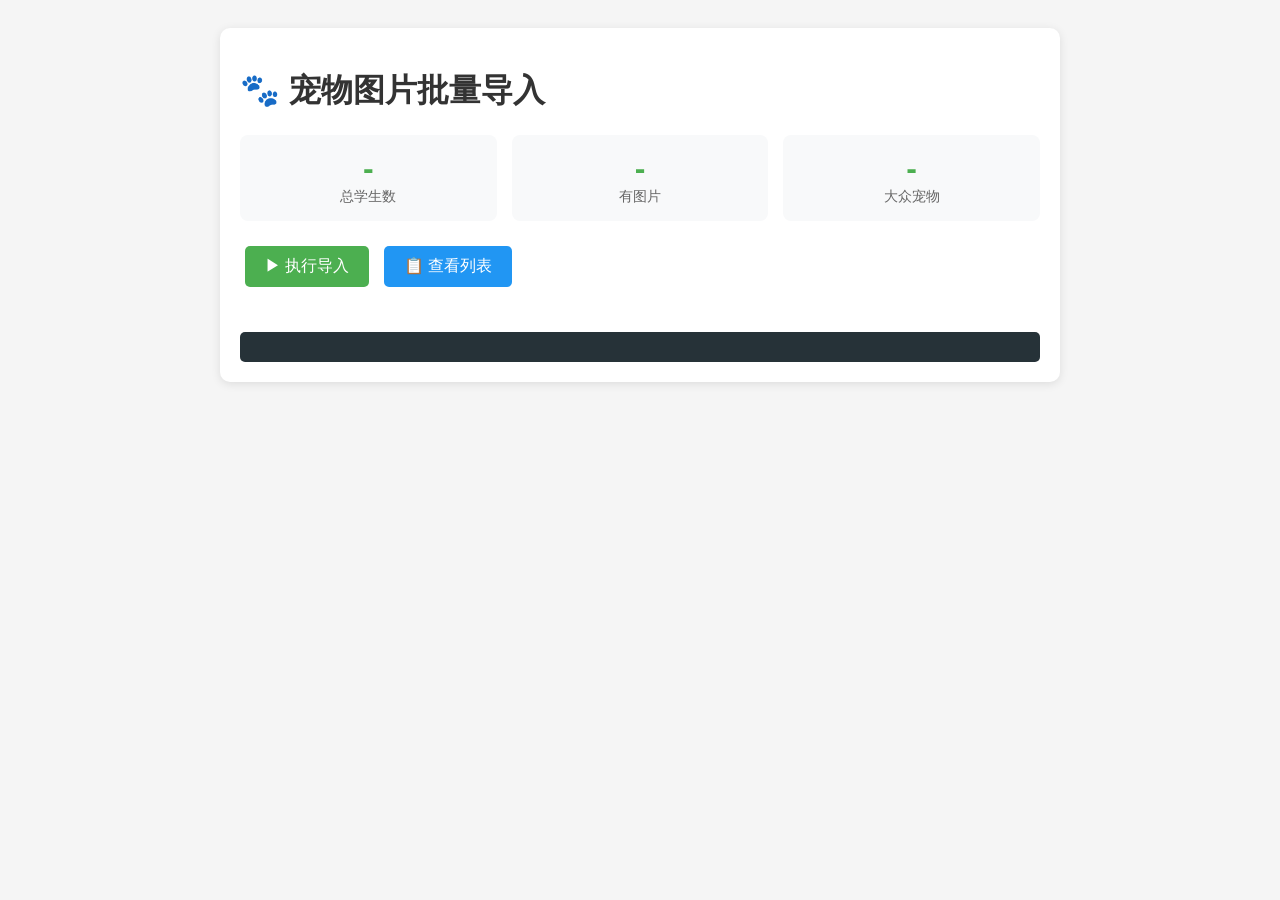
<file: pet_import.html>
<!DOCTYPE html>
<html lang="zh-CN">
<head>
  <meta charset="UTF-8">
  <meta name="viewport" content="width=device-width, initial-scale=1.0">
  <title>宠物图片批量导入</title>
  <style>
    body { font-family: Arial, sans-serif; padding: 20px; background: #f5f5f5; }
    .container { max-width: 800px; margin: 0 auto; background: white; padding: 20px; border-radius: 10px; box-shadow: 0 2px 10px rgba(0,0,0,0.1); }
    h1 { color: #333; }
    .stats { display: grid; grid-template-columns: repeat(3, 1fr); gap: 15px; margin: 20px 0; }
    .stat { background: #f8f9fa; padding: 15px; border-radius: 8px; text-align: center; }
    .stat-value { font-size: 2em; font-weight: bold; color: #4CAF50; }
    .stat-label { color: #666; font-size: 0.9em; }
    .btn { padding: 10px 20px; border: none; border-radius: 5px; cursor: pointer; font-size: 16px; margin: 5px; }
    .btn-primary { background: #4CAF50; color: white; }
    .btn-primary:hover { background: #45a049; }
    .btn-secondary { background: #2196F3; color: white; }
    .btn-secondary:hover { background: #1976D2; }
    .student-list { max-height: 400px; overflow-y: auto; margin-top: 20px; }
    .student-item { padding: 10px; border-bottom: 1px solid #eee; display: flex; justify-content: space-between; align-items: center; }
    .student-item:hover { background: #f8f9fa; }
    .student-name { font-weight: bold; }
    .student-pet { color: #666; }
    .badge { padding: 3px 8px; border-radius: 12px; font-size: 12px; }
    .badge-generic { background: #FFC107; color: #333; }
    .badge-multi { background: #9C27B0; color: white; }
    .badge-noimage { background: #F44336; color: white; }
    .log { background: #263238; color: #aed581; padding: 15px; border-radius: 5px; margin-top: 20px; font-family: monospace; max-height: 200px; overflow-y: auto; }
  </style>
</head>
<body>
  <div class="container">
    <h1>🐾 宠物图片批量导入</h1>

    <div class="stats">
      <div class="stat">
        <div class="stat-value" id="total">-</div>
        <div class="stat-label">总学生数</div>
      </div>
      <div class="stat">
        <div class="stat-value" id="withImages">-</div>
        <div class="stat-label">有图片</div>
      </div>
      <div class="stat">
        <div class="stat-value" id="generic">-</div>
        <div class="stat-label">大众宠物</div>
      </div>
    </div>

    <div>
      <button class="btn btn-primary" onclick="runImport()">▶ 执行导入</button>
      <button class="btn btn-secondary" onclick="showList()">📋 查看列表</button>
    </div>

    <div class="student-list" id="studentList"></div>

    <div class="log" id="log"></div>
  </div>

  <script src="js/data.js"></script>
  <script src="js/store.js"></script>
  <script src="js/pet_import.js"></script>
  <script>
    const $ = id => document.getElementById(id);

    function log(msg) {
      const logEl = $('log');
      logEl.innerHTML += new Date().toLocaleTimeString() + ' ' + msg + '<br>';
      logEl.scrollTop = logEl.scrollHeight;
    }

    async function init() {
      await Store.init();
      while (!Store.state._initialized) await new Promise(r => setTimeout(r, 50));

      const stats = PetImport.getStats();
      $('total').textContent = stats.total;
      $('withImages').textContent = stats.withImages;
      $('generic').textContent = stats.genericAssigned;

      log('数据已加载，共 ' + stats.total + ' 个学生待导入');
    }

    function runImport() {
      log('开始导入...');
      const result = PetImport.run({ overwrite: false, lockPairings: true });
      log('导入完成: 成功 ' + result.imported + ', 跳过 ' + result.skipped);
    }

    function showList() {
      const list = PetImport.listStudents();
      const html = list.map(s => "<div class='student-item'><div><span class='student-name'>" + s.name + "</span><span class='student-pet'> → " + s.pet + "</span></div><div>" + (s.generic ? "<span class='badge badge-generic'>大众</span>" : "") + (s.hasImage ? "" : "<span class='badge badge-noimage'>无图</span>") + "</div></div>").join("");
      $('studentList').innerHTML = html;
    }

    init();
  </script>
</body>
</html>
</file>
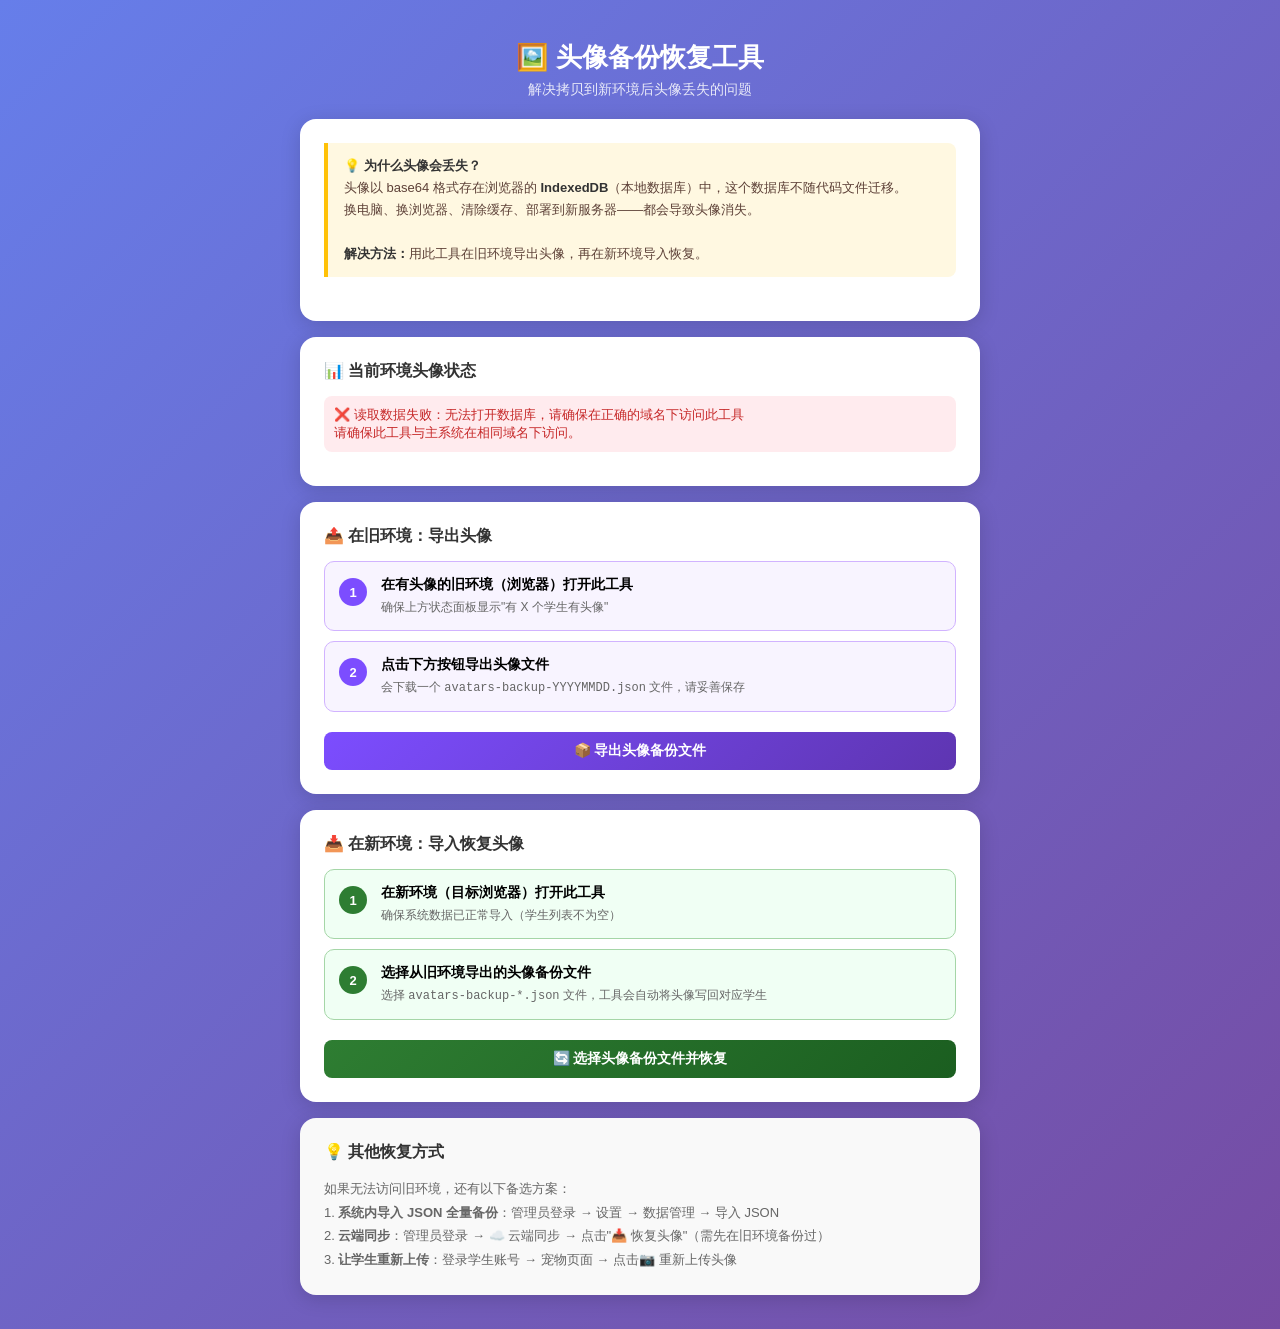
<file: tools/avatar-backup.html>
<!DOCTYPE html>
<html lang="zh-CN">
<head>
  <meta charset="UTF-8">
  <meta name="viewport" content="width=device-width, initial-scale=1.0">
  <title>🖼️ 头像备份恢复工具 - 课堂宠物系统</title>
  <style>
    * { box-sizing: border-box; margin: 0; padding: 0; }
    body {
      font-family: -apple-system, BlinkMacSystemFont, 'Segoe UI', Roboto, 'Helvetica Neue', sans-serif;
      background: linear-gradient(135deg, #667eea 0%, #764ba2 100%);
      min-height: 100vh;
      padding: 20px;
    }
    .container {
      max-width: 680px;
      margin: 0 auto;
    }
    .card {
      background: white;
      border-radius: 16px;
      padding: 24px;
      margin-bottom: 16px;
      box-shadow: 0 4px 20px rgba(0,0,0,0.15);
    }
    .header {
      text-align: center;
      color: white;
      padding: 20px 0;
    }
    .header h1 { font-size: 26px; margin-bottom: 6px; }
    .header p { opacity: 0.85; font-size: 14px; }

    h2 { font-size: 16px; font-weight: 700; margin-bottom: 14px; color: #333; }
    h3 { font-size: 14px; font-weight: 600; color: #555; margin-bottom: 8px; }

    .info-box {
      background: #FFF8E1;
      border-left: 4px solid #FFC107;
      padding: 12px 16px;
      border-radius: 0 8px 8px 0;
      font-size: 13px;
      color: #5D4037;
      line-height: 1.7;
      margin-bottom: 20px;
    }
    .info-box strong { color: #333; }

    .step-row {
      display: flex;
      align-items: flex-start;
      gap: 14px;
      padding: 14px;
      border-radius: 10px;
      margin-bottom: 10px;
      border: 1px solid #eee;
    }
    .step-row.export-style { background: #F8F4FF; border-color: #D1B3FF; }
    .step-row.import-style { background: #F0FFF4; border-color: #A5D6A7; }
    .step-num {
      width: 28px;
      height: 28px;
      border-radius: 50%;
      display: flex;
      align-items: center;
      justify-content: center;
      font-size: 13px;
      font-weight: 700;
      flex-shrink: 0;
      margin-top: 2px;
    }
    .export-style .step-num { background: #7C4DFF; color: white; }
    .import-style .step-num { background: #2E7D32; color: white; }
    .step-content { flex: 1; }
    .step-title { font-size: 14px; font-weight: 600; margin-bottom: 4px; }
    .step-desc { font-size: 12px; color: #666; line-height: 1.5; }

    .btn {
      display: inline-flex;
      align-items: center;
      justify-content: center;
      gap: 6px;
      padding: 10px 20px;
      border: none;
      border-radius: 8px;
      font-size: 14px;
      font-weight: 600;
      cursor: pointer;
      transition: all 0.2s;
      width: 100%;
      margin-top: 10px;
    }
    .btn-export {
      background: linear-gradient(135deg, #7C4DFF 0%, #5E35B1 100%);
      color: white;
    }
    .btn-export:hover { opacity: 0.9; transform: translateY(-1px); }
    .btn-import {
      background: linear-gradient(135deg, #2E7D32 0%, #1B5E20 100%);
      color: white;
    }
    .btn-import:hover { opacity: 0.9; transform: translateY(-1px); }
    .btn:disabled { opacity: 0.5; cursor: not-allowed; transform: none; }

    .stat-grid {
      display: grid;
      grid-template-columns: repeat(3, 1fr);
      gap: 10px;
      margin-bottom: 16px;
    }
    .stat-box {
      background: #F5F5F5;
      border-radius: 10px;
      padding: 12px;
      text-align: center;
    }
    .stat-box .num { font-size: 28px; font-weight: 800; color: #7C4DFF; }
    .stat-box .label { font-size: 11px; color: #999; margin-top: 2px; }

    .result-box {
      padding: 14px 16px;
      border-radius: 8px;
      margin-top: 14px;
      font-size: 13px;
      line-height: 1.7;
      display: none;
    }
    .result-box.success { background: #E8F5E9; border: 1px solid #66BB6A; color: #2E7D32; }
    .result-box.error { background: #FFEBEE; border: 1px solid #EF9A9A; color: #C62828; }
    .result-box.info { background: #E3F2FD; border: 1px solid #64B5F6; color: #1565C0; }

    .preview-grid {
      display: flex;
      flex-wrap: wrap;
      gap: 8px;
      margin-top: 10px;
    }
    .avatar-preview {
      width: 48px;
      height: 48px;
      border-radius: 50%;
      object-fit: cover;
      border: 2px solid #ddd;
    }
    .avatar-placeholder {
      width: 48px;
      height: 48px;
      border-radius: 50%;
      background: #f5f5f5;
      border: 2px dashed #ccc;
      display: flex;
      align-items: center;
      justify-content: center;
      font-size: 20px;
    }
    .student-chip {
      display: flex;
      align-items: center;
      gap: 6px;
      padding: 4px 10px 4px 4px;
      background: #f5f5f5;
      border-radius: 99px;
      font-size: 12px;
    }
    .student-chip.has-avatar { background: #E8F5E9; }
    .loading { color: #999; font-size: 13px; }

    .divider {
      display: flex;
      align-items: center;
      gap: 12px;
      margin: 8px 0;
      color: #999;
      font-size: 12px;
    }
    .divider::before, .divider::after {
      content: '';
      flex: 1;
      border-top: 1px solid #eee;
    }
  </style>
</head>
<body>
  <div class="container">
    <div class="header">
      <h1>🖼️ 头像备份恢复工具</h1>
      <p>解决拷贝到新环境后头像丢失的问题</p>
    </div>

    <!-- 原因说明 -->
    <div class="card">
      <div class="info-box">
        <strong>💡 为什么头像会丢失？</strong><br>
        头像以 base64 格式存在浏览器的 <strong>IndexedDB</strong>（本地数据库）中，这个数据库不随代码文件迁移。<br>
        换电脑、换浏览器、清除缓存、部署到新服务器——都会导致头像消失。<br><br>
        <strong>解决方法：</strong>用此工具在旧环境导出头像，再在新环境导入恢复。
      </div>
    </div>

    <!-- 当前环境状态 -->
    <div class="card">
      <h2>📊 当前环境头像状态</h2>
      <div id="stats-area" class="loading">正在读取 IndexedDB 数据...</div>
      <div id="preview-area" class="preview-grid"></div>
    </div>

    <!-- 导出 -->
    <div class="card">
      <h2>📤 在旧环境：导出头像</h2>
      <div class="step-row export-style">
        <div class="step-num">1</div>
        <div class="step-content">
          <div class="step-title">在有头像的旧环境（浏览器）打开此工具</div>
          <div class="step-desc">确保上方状态面板显示"有 X 个学生有头像"</div>
        </div>
      </div>
      <div class="step-row export-style">
        <div class="step-num">2</div>
        <div class="step-content">
          <div class="step-title">点击下方按钮导出头像文件</div>
          <div class="step-desc">会下载一个 <code>avatars-backup-YYYYMMDD.json</code> 文件，请妥善保存</div>
        </div>
      </div>
      <button id="export-btn" class="btn btn-export" onclick="exportAvatars()">
        📦 导出头像备份文件
      </button>
      <div id="export-result" class="result-box"></div>
    </div>

    <!-- 导入 -->
    <div class="card">
      <h2>📥 在新环境：导入恢复头像</h2>
      <div class="step-row import-style">
        <div class="step-num">1</div>
        <div class="step-content">
          <div class="step-title">在新环境（目标浏览器）打开此工具</div>
          <div class="step-desc">确保系统数据已正常导入（学生列表不为空）</div>
        </div>
      </div>
      <div class="step-row import-style">
        <div class="step-num">2</div>
        <div class="step-content">
          <div class="step-title">选择从旧环境导出的头像备份文件</div>
          <div class="step-desc">选择 <code>avatars-backup-*.json</code> 文件，工具会自动将头像写回对应学生</div>
        </div>
      </div>
      <button id="import-btn" class="btn btn-import" onclick="document.getElementById('file-input').click()">
        🔄 选择头像备份文件并恢复
      </button>
      <input type="file" id="file-input" accept=".json" style="display:none" onchange="importAvatars(this)">
      <div id="import-result" class="result-box"></div>
    </div>

    <!-- 说明 -->
    <div class="card" style="background:#F9F9F9;">
      <h2>💡 其他恢复方式</h2>
      <p style="font-size:13px;color:#666;line-height:1.8;">
        如果无法访问旧环境，还有以下备选方案：<br>
        1. <strong>系统内导入 JSON 全量备份</strong>：管理员登录 → 设置 → 数据管理 → 导入 JSON<br>
        2. <strong>云端同步</strong>：管理员登录 → ☁️ 云端同步 → 点击"📥 恢复头像"（需先在旧环境备份过）<br>
        3. <strong>让学生重新上传</strong>：登录学生账号 → 宠物页面 → 点击📷 重新上传头像
      </p>
    </div>
  </div>

  <script>
    const DB_NAME = 'classroom-pet-system';
    const DB_VERSION = 1;

    // 打开 IndexedDB
    function openDB() {
      return new Promise((resolve, reject) => {
        const req = indexedDB.open(DB_NAME, DB_VERSION);
        req.onsuccess = () => resolve(req.result);
        req.onerror = () => reject('无法打开数据库，请确保在正确的域名下访问此工具');
      });
    }

    // 读取所有学生
    async function getStudents() {
      const db = await openDB();
      return new Promise((resolve) => {
        const tx = db.transaction('students', 'readonly');
        const req = tx.objectStore('students').getAll();
        req.onsuccess = () => resolve(req.result || []);
        req.onerror = () => resolve([]);
      });
    }

    // 将头像写回对应学生
    async function saveStudentsWithAvatars(updatedStudents) {
      const db = await openDB();
      return new Promise((resolve) => {
        const tx = db.transaction('students', 'readwrite');
        const store = tx.objectStore('students');
        updatedStudents.forEach(s => store.put(s));
        tx.oncomplete = () => resolve(true);
        tx.onerror = () => resolve(false);
      });
    }

    // 加载当前状态
    async function loadStats() {
      try {
        const students = await getStudents();
        const total = students.length;
        const withAvatar = students.filter(s => s.avatar || s.petImage).length;
        const withoutAvatar = total - withAvatar;

        const statsEl = document.getElementById('stats-area');
        statsEl.innerHTML = `
          <div class="stat-grid">
            <div class="stat-box">
              <div class="num">${total}</div>
              <div class="label">学生总数</div>
            </div>
            <div class="stat-box" style="background:${withAvatar > 0 ? '#E8F5E9' : '#F5F5F5'};">
              <div class="num" style="color:${withAvatar > 0 ? '#2E7D32' : '#999'};">${withAvatar}</div>
              <div class="label">有头像</div>
            </div>
            <div class="stat-box" style="background:${withoutAvatar > 0 ? '#FFF3E0' : '#F5F5F5'};">
              <div class="num" style="color:${withoutAvatar > 0 ? '#E65100' : '#999'};">${withoutAvatar}</div>
              <div class="label">无头像</div>
            </div>
          </div>
          ${withAvatar === 0 ? '<p style="color:#999;font-size:13px;">当前环境没有头像数据。如需导出，请在有头像的旧环境打开此工具。</p>' : ''}
        `;

        // 预览头像
        const previewEl = document.getElementById('preview-area');
        if (withAvatar > 0) {
          previewEl.innerHTML = '<p style="font-size:12px;color:#999;width:100%;margin-bottom:6px;">头像预览：</p>';
          students.slice(0, 20).forEach(s => {
            const chip = document.createElement('div');
            chip.className = `student-chip ${(s.avatar || s.petImage) ? 'has-avatar' : ''}`;
            if (s.avatar) {
              chip.innerHTML = `<img src="${s.avatar}" class="avatar-preview" alt="${s.name}"><span>${s.name}</span>`;
            } else {
              const emoji = s.petEmoji || '🐱';
              chip.innerHTML = `<div class="avatar-placeholder">${emoji}</div><span>${s.name}</span>`;
            }
            previewEl.appendChild(chip);
          });
        }

        // 如果没学生，显示提示
        if (total === 0) {
          statsEl.innerHTML = `
            <div style="color:#C62828;font-size:13px;padding:10px;background:#FFEBEE;border-radius:8px;">
              ⚠️ 未找到学生数据。请确保：<br>
              1. 本工具和主系统在同一个域名（路径）下访问<br>
              2. 主系统已正常初始化并有学生数据<br>
              3. 浏览器未禁用 IndexedDB
            </div>
          `;
        }

        // 按钮状态
        document.getElementById('export-btn').disabled = withAvatar === 0;
      } catch (e) {
        document.getElementById('stats-area').innerHTML = `
          <div style="color:#C62828;font-size:13px;padding:10px;background:#FFEBEE;border-radius:8px;">
            ❌ 读取数据失败：${e}<br>
            请确保此工具与主系统在相同域名下访问。
          </div>
        `;
      }
    }

    // 导出头像
    async function exportAvatars() {
      const btn = document.getElementById('export-btn');
      btn.disabled = true;
      btn.textContent = '导出中...';
      const resultEl = document.getElementById('export-result');
      resultEl.style.display = 'none';

      try {
        const students = await getStudents();
        const avatarMap = {};
        let count = 0;

        students.forEach(s => {
          if (s.avatar || s.petImage) {
            avatarMap[s.id] = { name: s.name };
            if (s.avatar)    { avatarMap[s.id].avatar    = s.avatar; }
            if (s.petImage)  { avatarMap[s.id].petImage  = s.petImage; }
            count++;
          }
        });

        if (count === 0) {
          resultEl.className = 'result-box error';
          resultEl.textContent = '❌ 当前环境没有头像数据，无法导出';
          resultEl.style.display = 'block';
          return;
        }

        const payload = {
          version: 1,
          exportedAt: new Date().toISOString(),
          source: window.location.hostname || 'local',
          count,
          avatars: avatarMap,
        };

        const blob = new Blob([JSON.stringify(payload, null, 2)], { type: 'application/json' });
        const url = URL.createObjectURL(blob);
        const a = document.createElement('a');
        a.href = url;
        a.download = `avatars-backup-${new Date().toISOString().slice(0,10)}.json`;
        a.click();
        URL.revokeObjectURL(url);

        resultEl.className = 'result-box success';
        resultEl.innerHTML = `✅ 导出成功！<br>已导出 <strong>${count}</strong> 个学生头像，文件已自动下载。<br><small>请将此文件保存好，在新环境使用"导入恢复"功能恢复头像。</small>`;
        resultEl.style.display = 'block';
      } catch (e) {
        resultEl.className = 'result-box error';
        resultEl.textContent = '❌ 导出失败：' + e;
        resultEl.style.display = 'block';
      }

      btn.disabled = false;
      btn.textContent = '📦 导出头像备份文件';
      loadStats();
    }

    // 导入头像
    async function importAvatars(input) {
      const file = input.files[0];
      if (!file) return;

      const btn = document.getElementById('import-btn');
      btn.disabled = true;
      btn.textContent = '导入中...';
      const resultEl = document.getElementById('import-result');
      resultEl.style.display = 'none';

      try {
        const text = await file.text();
        const payload = JSON.parse(text);

        if (!payload.avatars || typeof payload.avatars !== 'object') {
          throw new Error('文件格式错误，请选择正确的头像备份文件（avatars-backup-*.json）');
        }

        const avatarMap = payload.avatars;
        const students = await getStudents();

        if (students.length === 0) {
          throw new Error('本地没有学生数据，请先通过"导入 JSON"功能恢复完整数据后再操作');
        }

        let restored = 0;
        let notFound = [];
        const updatedStudents = [];

        students.forEach(s => {
          const avatarData = avatarMap[s.id] || avatarMap[String(s.id)];
          if (avatarData) {
            const updated = { ...s };
            if (avatarData.avatar)    updated.avatar   = avatarData.avatar;
            if (avatarData.petImage)  updated.petImage  = avatarData.petImage;
            updatedStudents.push(updated);
            restored++;
          } else {
            updatedStudents.push(s);
          }
        });

        // 检查备份中有但本地找不到的学生
        Object.keys(avatarMap).forEach(id => {
          const s = students.find(s => String(s.id) === String(id));
          if (!s) notFound.push(avatarMap[id].name || id);
        });

        await saveStudentsWithAvatars(updatedStudents);

        let msg = `✅ 恢复成功！已为 <strong>${restored}</strong>/${students.length} 个学生恢复头像。`;
        if (notFound.length > 0) {
          msg += `<br><small>以下学生在备份中存在但本地未找到：${notFound.slice(0,5).join('、')}${notFound.length > 5 ? '等' : ''}</small>`;
        }
        msg += '<br><small>刷新主系统页面即可看到头像。</small>';

        resultEl.className = 'result-box success';
        resultEl.innerHTML = msg;
        resultEl.style.display = 'block';
        loadStats();
      } catch (e) {
        resultEl.className = 'result-box error';
        resultEl.textContent = '❌ 导入失败：' + (e.message || e);
        resultEl.style.display = 'block';
      }

      btn.disabled = false;
      btn.textContent = '🔄 选择头像备份文件并恢复';
      input.value = '';
    }

    // 页面加载时读取状态
    loadStats();
  </script>
</body>
</html>
</file>
